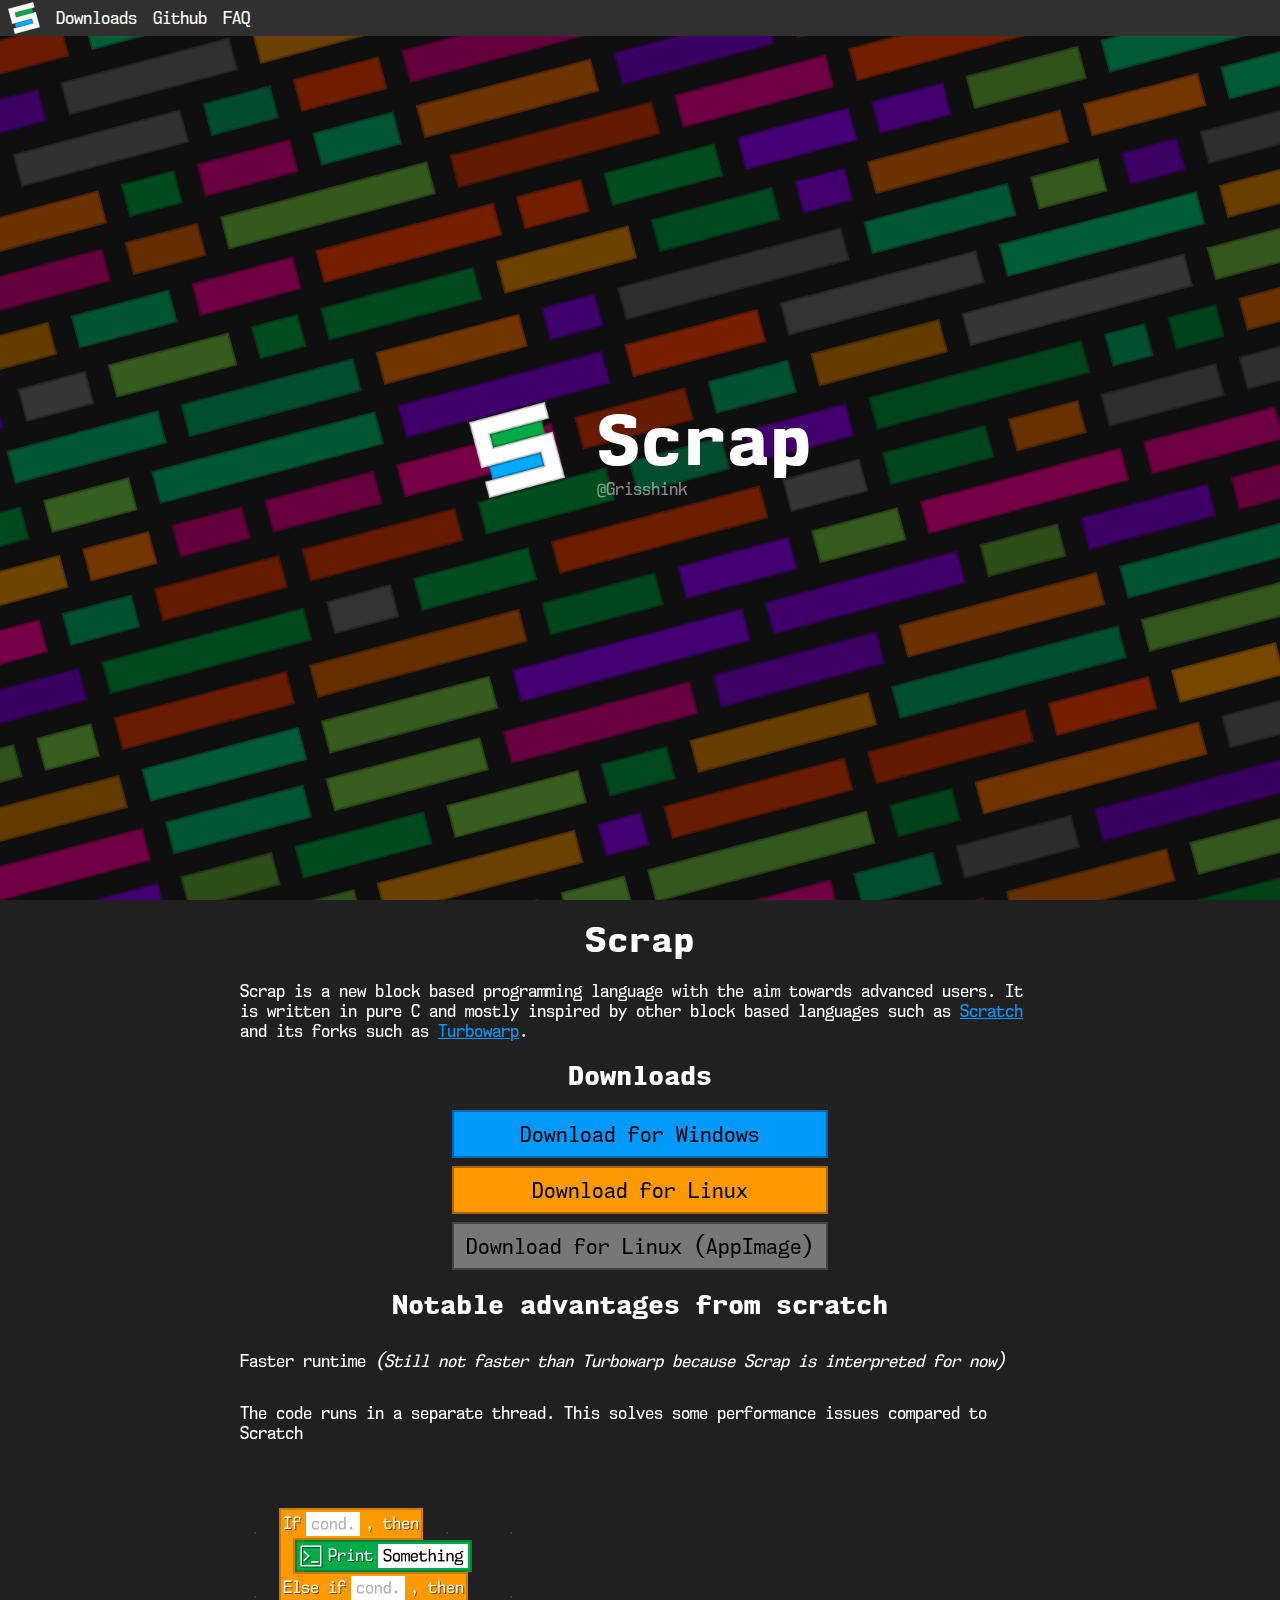
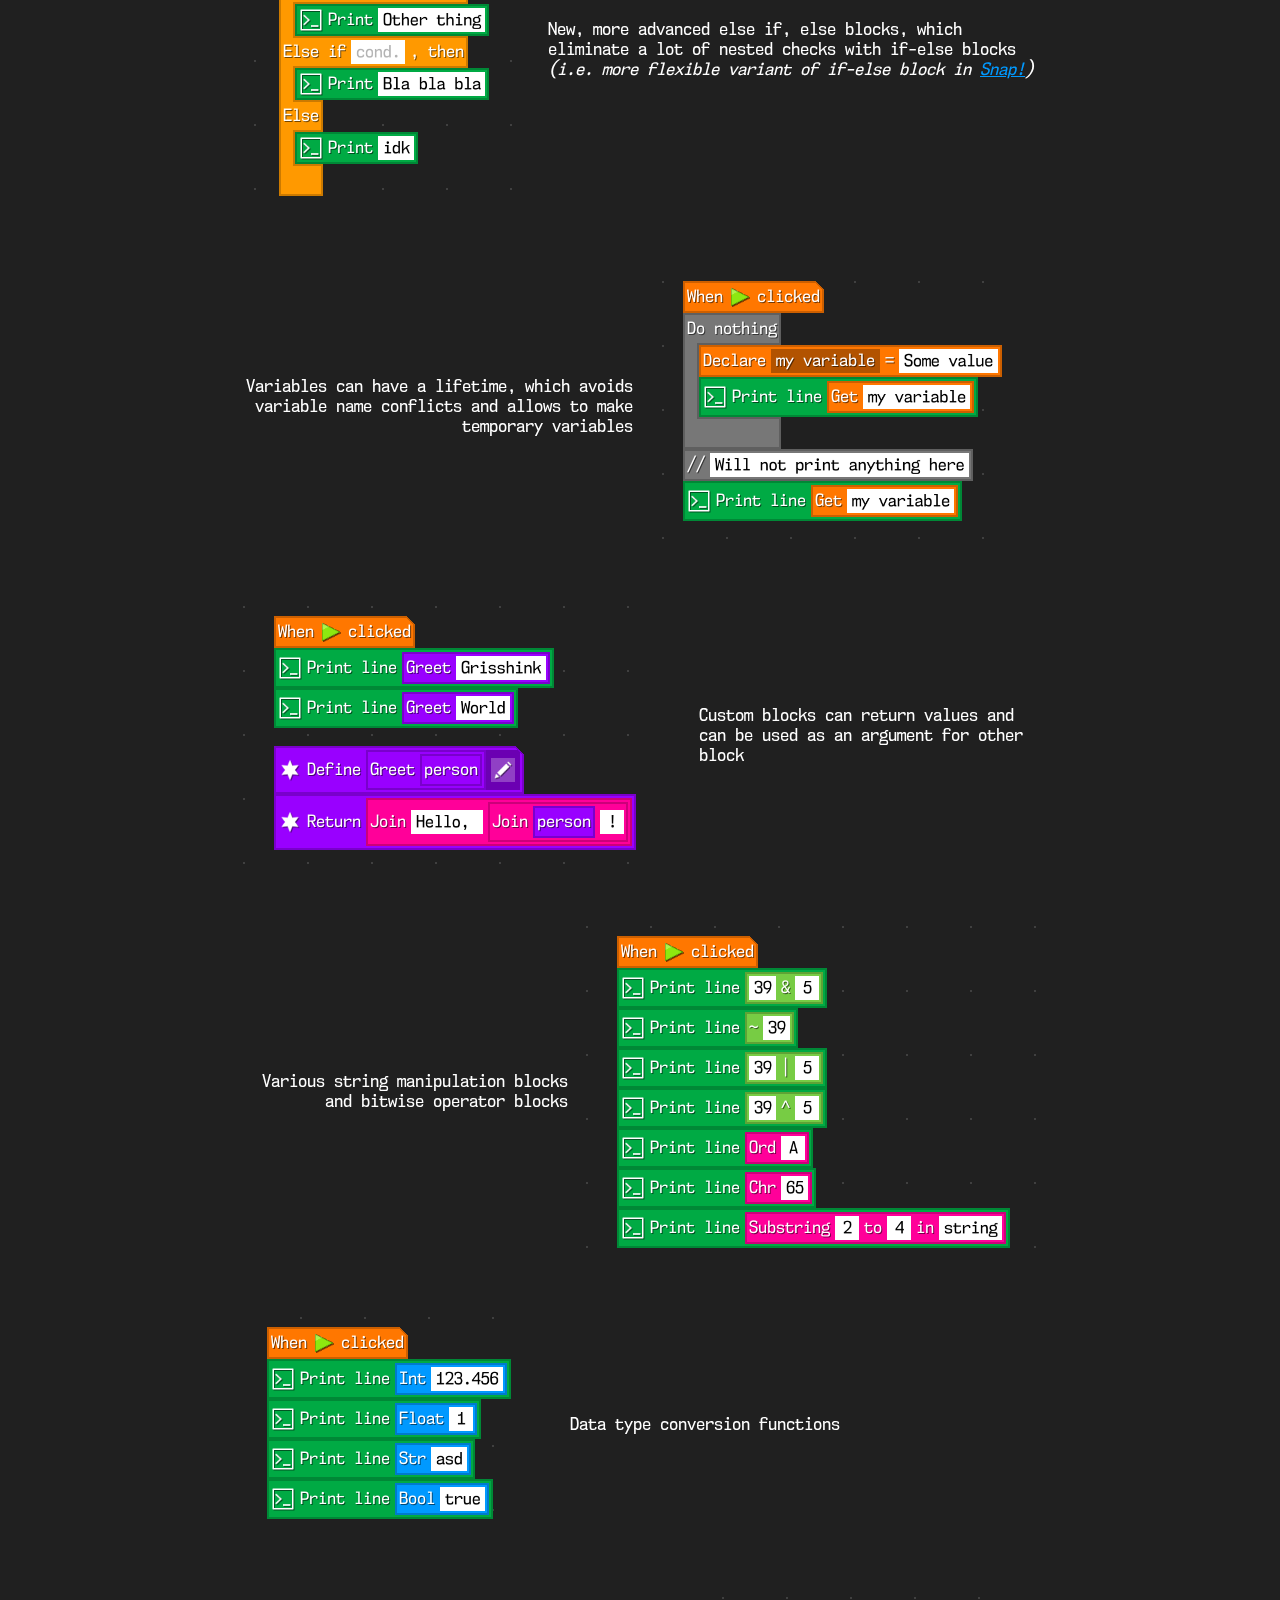
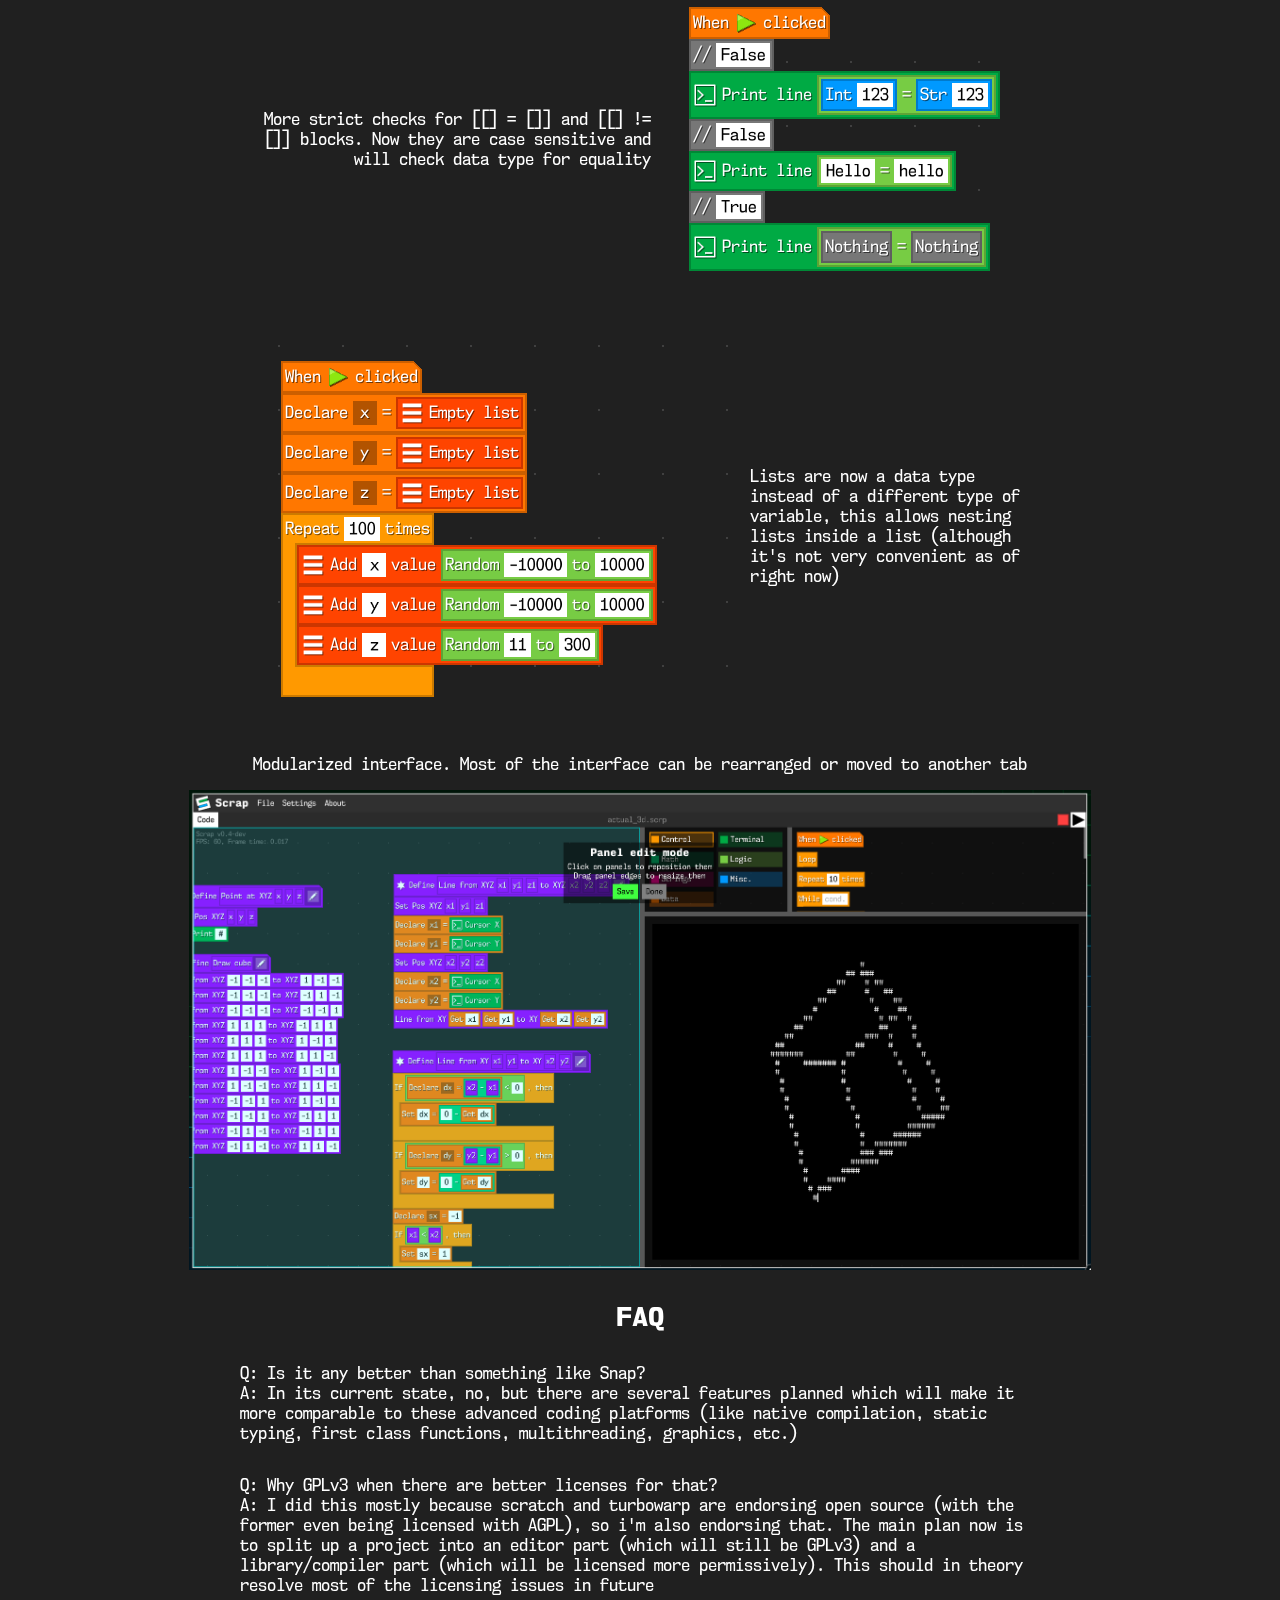
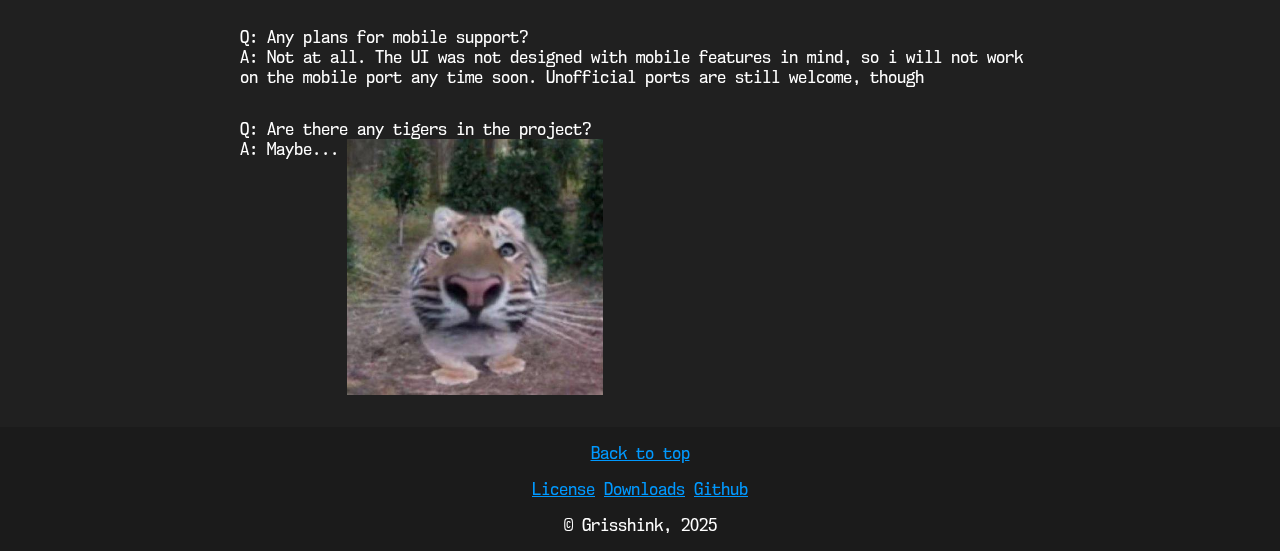
<file: index.html>
<!DOCTYPE html>
<html lang="en">
    <head>
        <meta charset="UTF-8">
        <meta name="viewport" content="width=device-width, initial-scale=1.0">
        <title>Scrap project</title>
        <link rel="stylesheet" href="style.css" />
        <link rel="icon" href="assets/favicon.png" />
    </head>
    <body>
        <nav>
            <a href="#" class="nav-image"><img src="assets/favicon.png" alt="Scrap logo" height="32" /></a>
            <a href="#downloads">Downloads</a>
            <a href="https://github.com/Grisshink/scrap">Github</a>
            <a href="#faq">FAQ</a>
        </nav>

        <canvas id="title-bg"></canvas>

        <div class="center-h">
            <div class="center">
                <img src="assets/favicon.png" alt="Scrap logo" height="96" />
                <div class="title-group">
                    <p class="title">Scrap</p>
                    <p class="subtitle">@Grisshink</p>
                </div>
            </div>
        </div>

        <div class="content">
            <h1>Scrap</h1>
            <p>Scrap is a new block based programming language with the aim towards advanced users. 
               It is written in pure C and mostly inspired by other block based languages such as <a href="https://scratch.mit.edu/">Scratch</a> 
               and its forks such as <a href="https://turbowarp.org">Turbowarp</a>.</p>

            <a class="anchor" id="downloads"></a>
            <h2>Downloads</h2>

            <div class="download-content">
                <ul>
                    <li class="windows">
                        <a class="download-button" href="https://github.com/Grisshink/scrap/releases/download/v0.4.2-beta/scrap-v0.4.2-beta-windows64.zip">
                            Download for Windows</a>
                    </li>
                    <li class="linux">
                        <a class="download-button" href="https://github.com/Grisshink/scrap/releases/download/v0.4.2-beta/scrap-v0.4.2-beta-linux.tar.gz">
                            Download for Linux</a>
                    </li>
                    <li class="appimage">
                        <a class="download-button" href="https://github.com/Grisshink/scrap/releases/download/v0.4.2-beta/Scrap-x86_64.AppImage">
                            Download for Linux (AppImage)</a>
                    </li>
                </ul>
            </div>

            <h2>Notable advantages from scratch</h2>

            <div class="section">
                <p>Faster runtime <em>(Still not faster than Turbowarp because Scrap is interpreted for now)</em></p>
            </div>
            <div class="section">
                <p>The code runs in a separate thread. This solves some performance issues compared to Scratch</p>
            </div>
            <div class="section">
                <img src="assets/else-if.png" alt="Else if blocks demonstration">
                <p>New, more advanced else if, else blocks, which 
                    eliminate a lot of nested checks with if-else blocks <em>(i.e. more flexible variant of if-else block in <a href="https://snap.berkeley.edu">Snap!</a>)</em></p>
            </div>
            <div class="section">
                <p style="text-align: right">Variables can have a lifetime, which avoids variable name conflicts and allows to make temporary variables</p>
                <img src="assets/variables.png" alt="Variable lifetime demonstration">
            </div>
            <div class="section">
                <img src="assets/return.png" alt="Block return demonstration">
                <p>Custom blocks can return values and can be used as an argument for other block</p>
            </div>
            <div class="section">
                <p style="text-align: right">Various string manipulation blocks and bitwise operator blocks</p>
                <img src="assets/operators.png" alt="Bitwise and string operators demonstration">
            </div>
            <div class="section">
                <img src="assets/convert.png" alt="Conversion operators demonstration">
                <p>Data type conversion functions</p>
            </div>
            <div class="section">
                <p style="text-align: right">More strict checks for [[] = []] and [[] != []] blocks. Now they are case sensitive and will check data type for equality</p>
                <img src="assets/comparison.png" alt="Comparison blocks demonstration">
            </div>
            <div class="section">
                <img src="assets/lists.png" alt="List blocks demonstration">
                <p>Lists are now a data type instead of a different type of variable, this allows nesting lists inside a list (although it's not very convenient as of right now)</p>
            </div>
            <div class="section" style="flex-direction: column">
                <p>Modularized interface. Most of the interface can be rearranged or moved to another tab</p>
                <img src="assets/ui.png" alt="Modular UI demonstration" height=480>
            </div>

            <a class="anchor" id="faq"></a>
            <h2>FAQ</h2>

            <div class="qa">
                <p>Q: Is it any better than something like Snap?</p>
                <p>A: In its current state, no, but there are several features planned which will make it more comparable to these advanced coding platforms
                      (like native compilation, static typing, first class functions, multithreading, graphics, etc.)</p>
            </div>
            <div class="qa">
                <p>Q: Why GPLv3 when there are better licenses for that?</p>
                <p>A: I did this mostly because scratch and turbowarp are endorsing open source (with the former even being licensed with AGPL), so i'm also endorsing that. 
                      The main plan now is to split up a project into an editor part (which will still be GPLv3) and a library/compiler part 
                      (which will be licensed more permissively). This should in theory resolve most of the licensing issues in future</p>
            </div>
            <div class="qa">
                <p>Q: Any plans for mobile support?</p>
                <p>A: Not at all. The UI was not designed with mobile features in mind, so i will not work on the mobile port any time soon. 
                      Unofficial ports are still welcome, though</p>
            </div>
            <div class="qa">
                <p>Q: Are there any tigers in the project?</p>
                <p style="display: flex; flex-direction: row; gap: 0.5em">A: Maybe... <img src="assets/tiger.jpg" alt="tiger.jpg" height=256></p>
            </div>
        </div>

        <div class="footer">
            <a href="#">Back to top</a>
            <div>
                <a href="https://github.com/Grisshink/scrap/blob/main/LICENSE">License</a>
                <a href="#downloads">Downloads</a>
                <a href="https://github.com/Grisshink/scrap">Github</a>
            </div>
            <p>© Grisshink, 2025</p>
        </div>
        <script src="index.js"></script>
    </body>
</html>
</file>
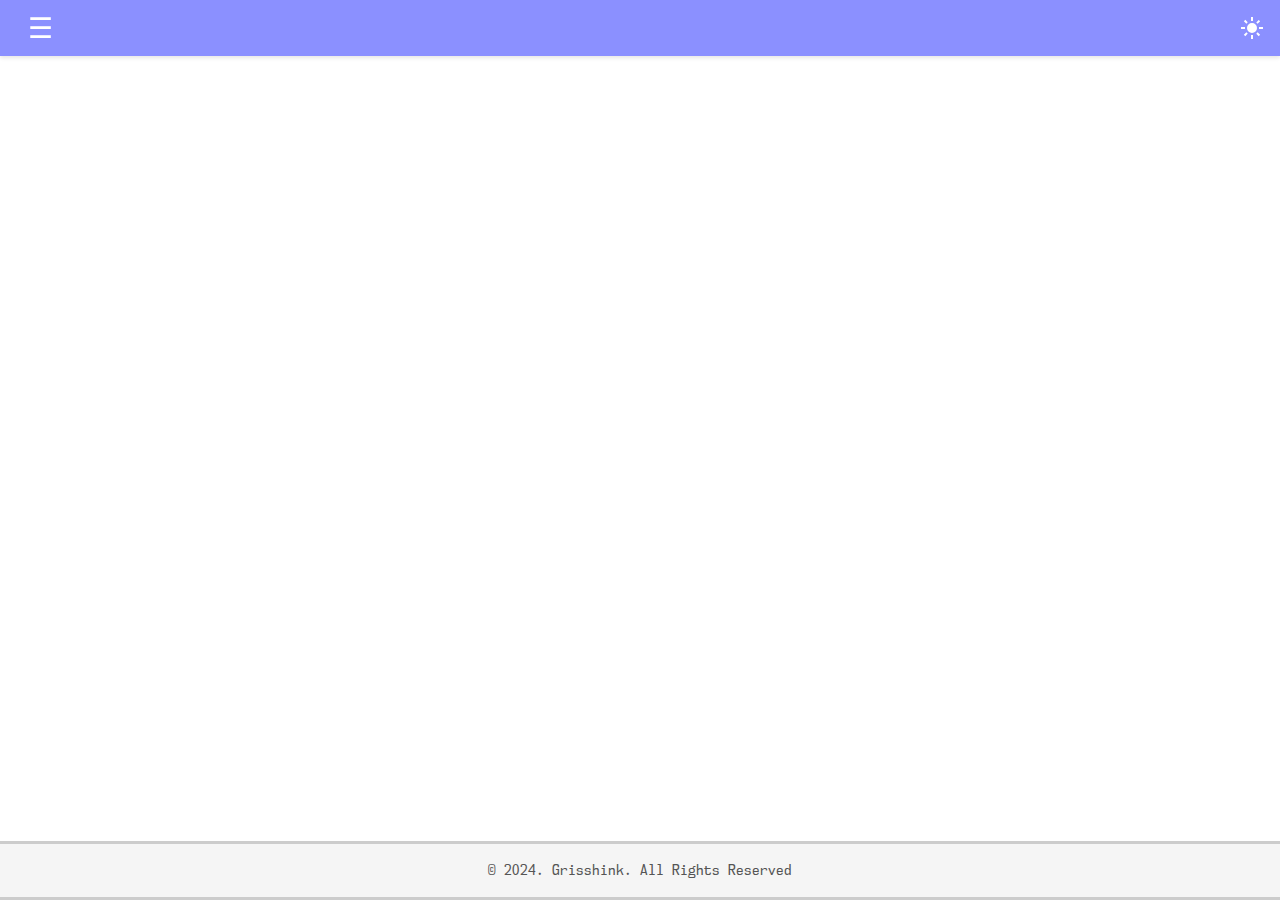
<file: Changelog.html>
<!DOCTYPE html>
<html lang="en">
<head>
    <meta charset="UTF-8">
    <meta name="viewport" content="width=device-width, initial-scale=1.0">

    <meta name="description" content="Scrap is a project that empowers anyone to build software using a simple, block-based interface.">
    <meta name="keywords" content="Scrap, block-based programming, raylib">
     
    <title>Changelog</title>

     <link rel="icon" href="./assets/favicon.png" type="image/x-icon">
     <link rel="stylesheet" href="./CSS/nav.css">
     <link rel="stylesheet" href="./CSS/Changelog.css">
     <script src="./JS/nav.js" defer></script>
     <script src="./JS/Changelog.js" defer></script>

</head>
<body>
    <header class="top-bar"></header>
     <aside class="sidebar"></aside>
     <main>

  <section id="v0.4.2-beta">
    <h3>Version 0.4.2-beta</h3>
    <article>
      <p class="release-date"><strong><em>Release Date:</em></strong> February 12, 2025</p>
      <h4 class="feature">Fixes</h4>
      <ul class="description">
        <li>Fixed loaded custom blocks having undefined hints</li>
        <li>Fixed textboxes being interactable while VM is running</li>
        <li>Fixed code area floating away when editing panel while block is selected</li>
        <li>Minor translation fixes</li>
      </ul>
    </article>
  </section>

  <section id="v0.4.1-beta">
    <h3>Version 0.4.1-beta</h3>
    <article>
      <p class="release-date"><strong><em>Release Date:</em></strong> February 7, 2025</p>
      <h4 class="feature">What's New?</h4>
      <ul class="description">
        <li>Added Ukrainian translation (by @jackmophin)</li>
      </ul>
      <h4 class="feature">Fixes</h4>
      <ul class="description">
        <li>Fixed localizations sometimes not working on Windows</li>
        <li>Fixed codebase scrolling with search menu at the same time</li>
      </ul>
    </article>
  </section>

  <section id="v0.4-beta">
    <h3>Version 0.4-beta</h3>
    <article>
      <p class="release-date"><strong><em>Release Date:</em></strong> February 5, 2025</p>
      <h4 class="feature">What's New?</h4>
      <ul class="description">
        <li>Added Russian (by @Grisshink) and Kazakh (by @unknownkeyNB) translations</li>
        <li>Sidebar renamed to "block palette", now categorized</li>
        <li>Terminal background color matches other panels</li>
        <li>Text boxes now allow insertion/deletion at any position</li>
        <li>Empty block inputs now show hint text</li>
        <li>Added keyboard navigation in codebase (see README.md)</li>
        <li>Block search menu (press S in code area)</li>
      </ul>
      <h4 class="feature">Fixes</h4>
      <ul class="description">
        <li>Fixed VM stack overflow/underflow crash</li>
        <li>Fixed division by zero crash</li>
        <li>Fixed scrollbars appearing behind scroll container</li>
        <li>Fixed out-of-bounds text in settings</li>
        <li>Fixed codespace jumping when dragged out of window</li>
        <li>Improved renderer performance with correct culling</li>
      </ul>
    </article>
  </section>

  <section id="v0.3.1-beta">
    <h3>Version 0.3.1-beta</h3>
    <article>
      <p class="release-date"><strong><em>Release Date:</em></strong> January 28, 2025</p>
      <h4 class="feature">Fixes</h4>
      <ul class="description">
        <li>Fixed crash with overlapping block chains</li>
        <li>Fixed scroll containers not updating on resize</li>
      </ul>
    </article>
  </section>

  <section id="v0.3-beta">
    <h3>Version 0.3-beta</h3>
    <article>
      <p class="release-date"><strong><em>Release Date:</em></strong> January 26, 2025</p>
      <h4 class="feature">What's New?</h4>
      <ul class="description">
        <li>Reworked GUI system for better flexibility</li>
        <li>Added “New project” button</li>
        <li>Code area split into customizable panels</li>
        <li>Improved redraw performance (only on state/input changes)</li>
        <li>Updated actual_3d.scrp example</li>
        <li>Scrap config now stored in OS-specific folders</li>
        <li>Added terminal color support</li>
        <li>Added colors.scrp demo</li>
      </ul>
    </article>
  </section>

  <section id="v0.2-beta">
    <h3>Version 0.2-beta</h3>
    <article>
      <p class="release-date"><strong><em>Release Date:</em></strong> January 6, 2025</p>
      <h4 class="feature">What's New?</h4>
      <ul class="description">
        <li>String manipulation blocks added</li>
        <li>Run/Stop shortcuts: F5 and F6</li>
        <li>Codebase movement via scroll wheel/touchpad</li>
        <li>Added another 3D example</li>
      </ul>
      <h4 class="feature">Fixes</h4>
      <ul class="description">
        <li>Fixed save corruption for unused custom blocks</li>
        <li>Fixed issues when deleting custom block arguments</li>
        <li>Fixed gcc-9 compilation issues</li>
        <li>Fixed AppImage paths again</li>
        <li>Fixed highlighting in custom blocks</li>
      </ul>
    </article>
  </section>

  <section id="v0.1.1-beta">
    <h3>Version 0.1.1-beta</h3>
    <article>
      <p class="release-date"><strong><em>Release Date:</em></strong> December 30, 2024</p>
      <h4 class="feature">What's New?</h4>
      <ul class="description">
        <li>Executable icon added</li>
        <li>Experimental MacOS release (by @arducat)</li>
      </ul>
      <h4 class="feature">Fixes</h4>
      <ul class="description">
        <li>Fixed AppImage path issue</li>
        <li>Fixed Linux resizing issues</li>
      </ul>
    </article>
  </section>

</main>

<footer class="footer"></footer>
</body>
</html>
</file>
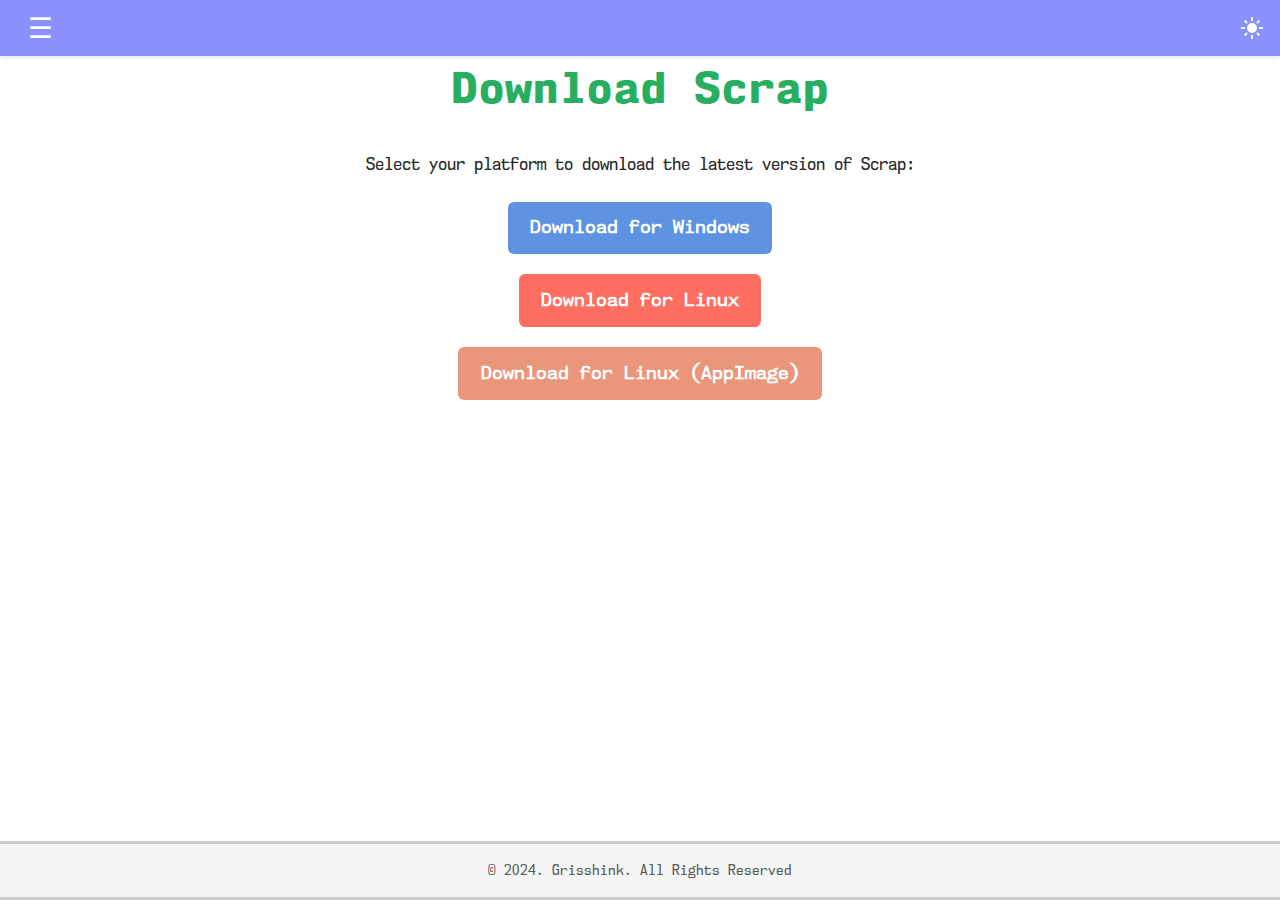
<file: Download.html>
<!DOCTYPE html>
<html lang="en">
<head>
    <meta charset="UTF-8" />
    <meta name="viewport" content="width=device-width, initial-scale=1.0" />
    <meta name="description" content="Scrap is a project that empowers anyone to build software using a simple, block-based interface.">
    <meta name="keywords" content="Scrap, block-based programming, raylib">

    <link rel="icon" href="./assets/favicon.png" type="image/x-icon">
    <link rel="stylesheet" href="./CSS/nav.css" />
    <link rel="stylesheet" href="./CSS/Download.css">
    <script src="./JS/nav.js" defer></script>

    <title>Download</title>
</head>
<body>

  <header class="top-bar"></header>
  <aside class="sidebar"></aside>

  <main>
    <header>
      <h1>Download Scrap</h1>
    </header>

    <section class="section">
      <p>Select your platform to download the latest version of Scrap:</p>
      <ul class="download-list">
        <li>
          <a class="Download-Button Download-Windows" 
             href="https://github.com/Grisshink/scrap/releases/download/v0.4.2-beta/scrap-v0.4.2-beta-windows64.zip">
            Download for Windows
          </a>
        </li>
        <li>
          <a class="Download-Button Download-Linux" 
             href="https://github.com/Grisshink/scrap/releases/download/v0.4.2-beta/scrap-v0.4.2-beta-linux.tar.gz">
            Download for Linux
          </a>
        </li>
        <li>
          <a class="Download-Button Download-AppImage" 
             href="https://github.com/Grisshink/scrap/releases/download/v0.4.2-beta/Scrap-x86_64.AppImage">
            Download for Linux (AppImage)
          </a>
        </li>
      </ul>
    </section>
  </main>

  <footer class="footer"></footer>

</body>
</html>
</file>
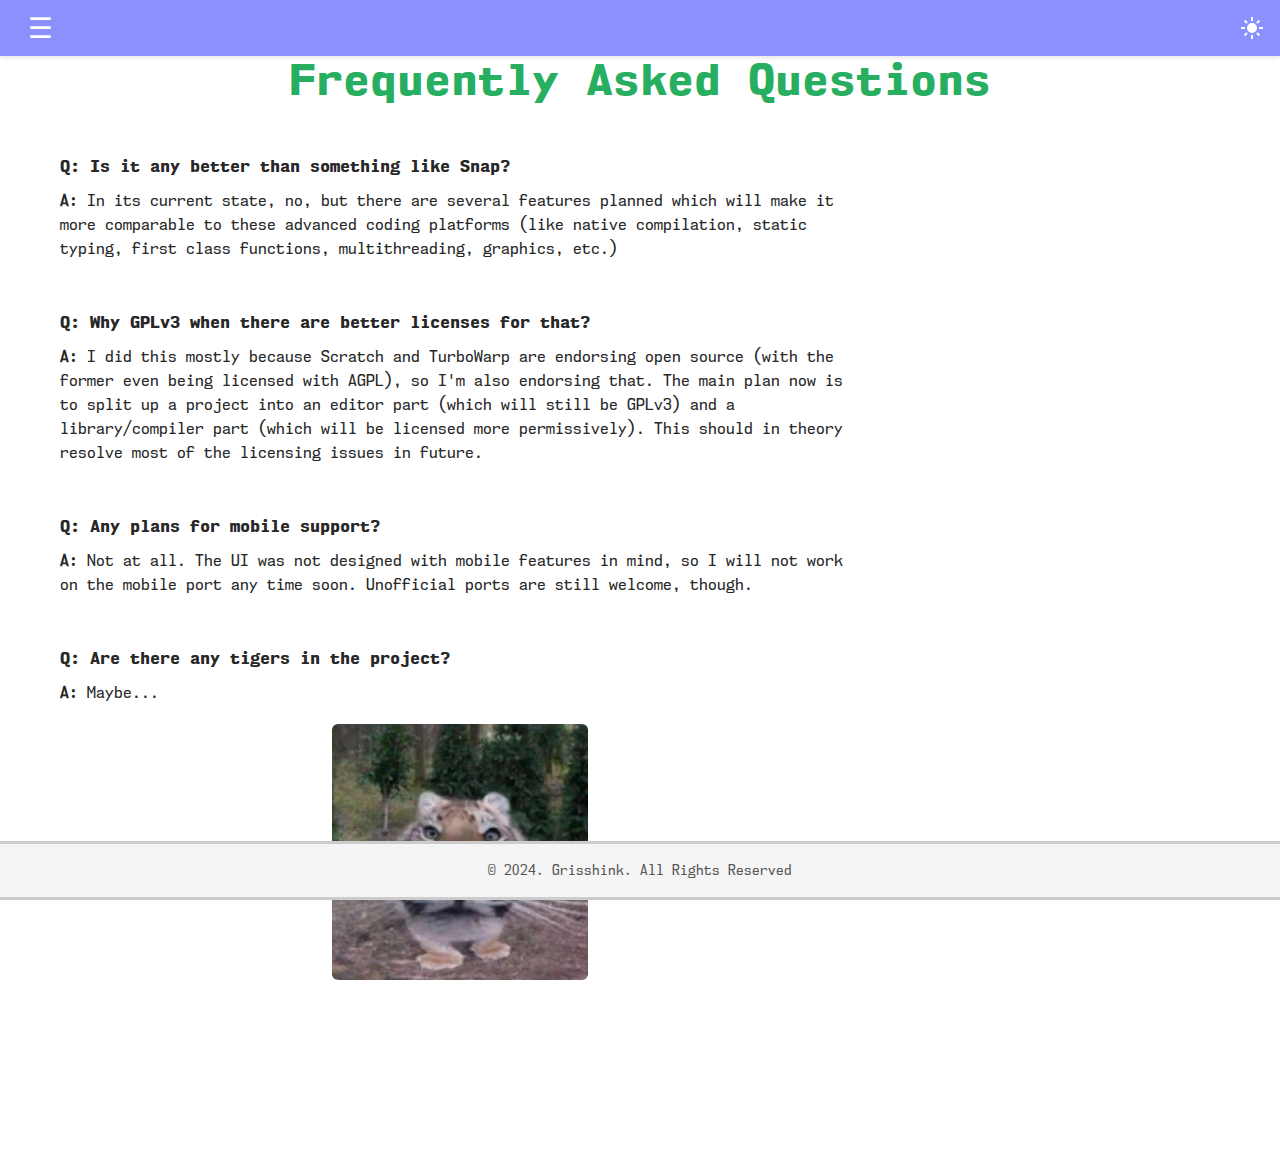
<file: FAQ.html>
<!DOCTYPE html>
<html lang="en">
<head>
    <meta charset="UTF-8">
    <meta name="viewport" content="width=device-width, initial-scale=1.0">
    <meta name="description" content="Scrap is a project that empowers anyone to build software using a simple, block-based interface.">
    <meta name="keywords" content="Scrap, block-based programming, raylib">

    <link rel="icon" href="./assets/favicon.png" type="image/x-icon">
    <link rel="stylesheet" href="./CSS/nav.css">
    <link rel="stylesheet" href="./CSS/FAQ.css">

    <script src="./JS/nav.js" defer></script>

    <title>FAQ</title>
</head>
<body>
    <header class="top-bar"></header>
    <aside class="sidebar"></aside>

    <main>
        <h1>Frequently Asked Questions</h1>
        <section class="faq">
            <article class="qa">
                <p class="q"><strong>Q:</strong> Is it any better than something like Snap?</p>
                <p class="a"><strong>A:</strong> In its current state, no, but there are several features planned which will make it more comparable to these advanced coding platforms
                    (like native compilation, static typing, first class functions, multithreading, graphics, etc.)
                </p>
            </article>

            <article class="qa">
                <p class="q"><strong>Q:</strong> Why GPLv3 when there are better licenses for that?</p>
                <p class="a"><strong>A:</strong> I did this mostly because Scratch and TurboWarp are endorsing open source (with the former even being licensed with AGPL), so I'm also endorsing that.
                    The main plan now is to split up a project into an editor part (which will still be GPLv3) and a library/compiler part
                    (which will be licensed more permissively). This should in theory resolve most of the licensing issues in future.
                </p>
            </article>

            <article class="qa">
                <p class="q"><strong>Q:</strong> Any plans for mobile support?</p>
                <p class="a"><strong>A:</strong> Not at all. The UI was not designed with mobile features in mind, so I will not work on the mobile port any time soon.
                    Unofficial ports are still welcome, though.
                </p>
            </article>

            <article class="qa">
                <p class="q"><strong>Q:</strong> Are there any tigers in the project?</p>
                <p class="a"><strong>A:</strong> Maybe... <img src="./assets/tiger.jpg" alt="A tiger"></p>
            </article>
        </section>
    </main>

    <footer class="footer"></footer>
</body>
</html>
</file>
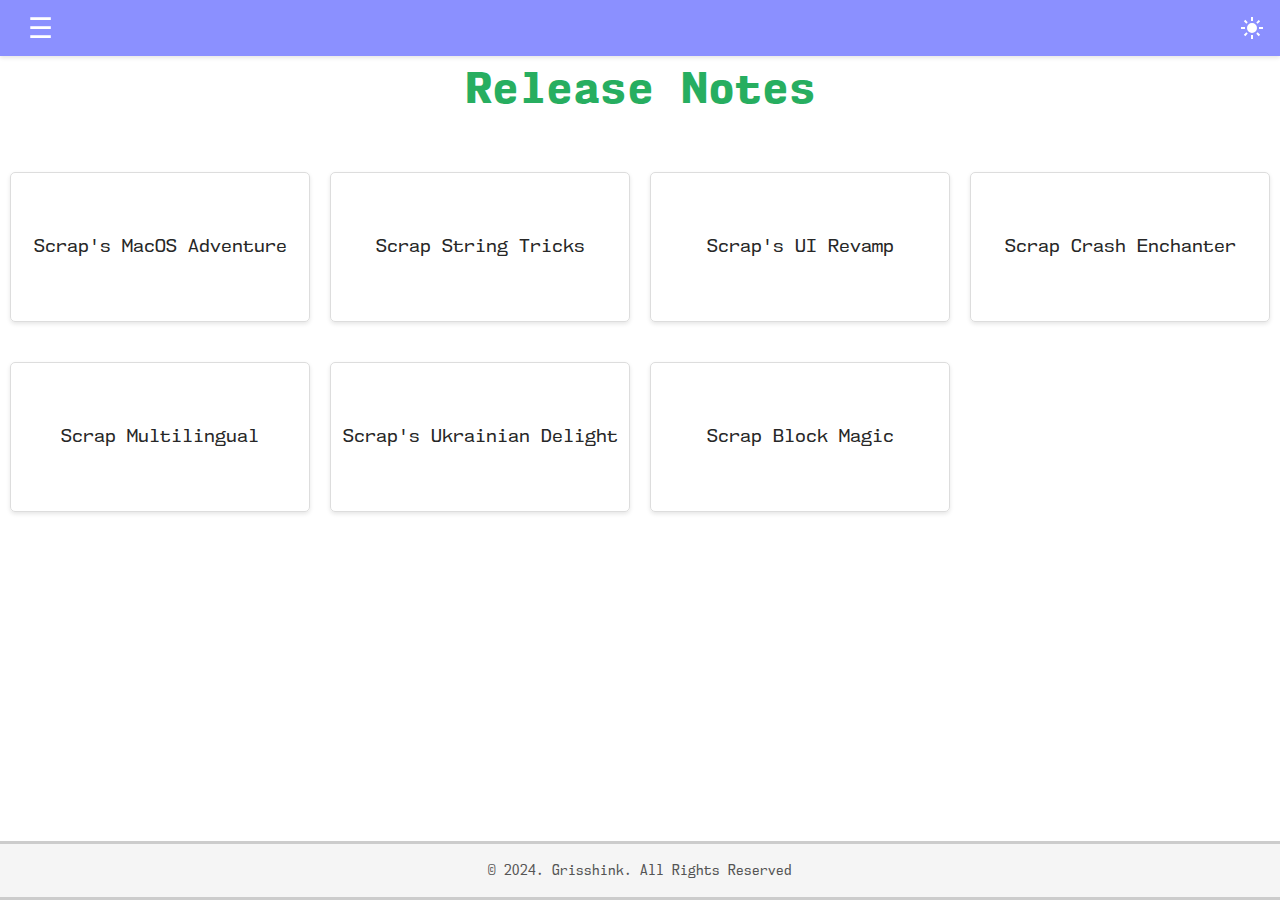
<file: Release.html>
<!DOCTYPE html>
<html lang="en">
<head>
  <meta charset="UTF-8" />
  <meta name="viewport" content="width=device-width, initial-scale=1.0" />
  <meta name="description" content="Scrap is a project that empowers anyone to build software using a simple, block-based interface.">
  <meta name="keywords" content="Scrap, block-based programming, raylib">

  <title>Release Notes</title>

  <link rel="icon" href="./assets/favicon.png" type="image/x-icon">
  <link rel="stylesheet" href="./CSS/nav.css">
  <link rel="stylesheet" href="./CSS/Release.css">

  <script src="./JS/nav.js" defer></script>
</head>
<body>

  <header class="top-bar"></header>
  <aside class="sidebar"></aside>

  <main>
    <header>
      <h1>Release Notes</h1>
    </header>

    <section class="content-wrapper">
      <article class="content-item">
        <a href="./Changelog.html#v0.1.1-beta">Scrap's MacOS Adventure</a>
      </article>
      <article class="content-item">
        <a href="./Changelog.html#v0.2-beta">Scrap String Tricks</a>
      </article>
      <article class="content-item">
        <a href="./Changelog.html#v0.3-beta">Scrap's UI Revamp</a>
      </article>
      <article class="content-item">
        <a href="./Changelog.html#v0.3.1-beta">Scrap Crash Enchanter</a>
      </article>
      <article class="content-item">
        <a href="./Changelog.html#v0.4-beta">Scrap Multilingual</a>
      </article>
      <article class="content-item">
        <a href="./Changelog.html#v0.4.1-beta">Scrap's Ukrainian Delight</a>
      </article>
      <article class="content-item">
        <a href="./Changelog.html#v0.4.2-beta">Scrap Block Magic</a>
      </article>
    </section>
  </main>

  <footer class="footer"></footer>

</body>
</html>
</file>
<file: style.css>
@font-face {
    font-family: 'NK57 Monospace';
    font-weight: normal;
    font-style: normal;
    src: url("assets/nk57.otf");
}

@font-face {
    font-family: 'NK57 Monospace Bold';
    font-weight: normal;
    font-style: normal;
    src: url("assets/nk57-eb.otf");
}

@font-face {
    font-family: 'NK57 Monospace Condensed';
    font-weight: normal;
    font-style: normal;
    src: url("assets/nk57-cond.otf");
}

body {
    background-color: #202020;
    font-family: 'NK57 Monospace Condensed';
    font-size: 16px;
    color: white;
    margin: 0;
}

#title-bg {
    position: absolute;
    /*background-color: black;*/
    z-index: -1;
}

nav {
    display: flex;
    flex-direction: row;
    align-items: center;
    padding: 0 0.5em;
    background-color: #303030;
    width: 100%;
    position: fixed;
}

nav a {
    font-family: inherit;
    font-size: inherit;
    padding: 0.5em 0.5em;
    color: white;
    background-color: none;
    text-decoration: none;
}

.nav-image {
    padding: 0;
    display: flex;
    align-items: center;
    justify-content: center;
    margin-right: 0.5em;
}

nav a:visited {
    color: white;
}

nav a:hover {
    background-color: #404040;
    cursor: pointer;
}

.highlight {
    color: black;
    background-color: white;
}

.highlight:hover {
    color: black;
    background-color: white;
}

.highlight:visited {
    color: black;
    background-color: white;
}

.center-h {
    display: flex;
    flex-direction: column;
    align-items: center;
    justify-content: center;
    height: 100vh;
}

.center {
    display: flex;
    flex-direction: row;
    align-items: center;
}

.title-group {
    margin-left: 2em;
}

.title {
    font-size: 64px;
    font-family: 'NK57 Monospace Bold';
}

.subtitle {
    color: #ffffff80;
}

.content {
    max-width: 50em;
    margin: 0 auto;
}

.section {
    display: flex;
    flex-direction: row;
    gap: 1em;
    margin: 2em 0;
    align-items: center;
}

.qa {
    display: flex;
    flex-direction: column;
    margin: 2em 0;
}

.section p {
    flex-grow: 1;
}

.download-content {
    display: flex;
    justify-content: center;
}

.download-content ul {
    display: flex;
    flex-direction: column;
    gap: 0.5em;
    width: fit-content;
    margin: 0 auto;
    padding: 0;
    list-style: none;
    align-items: center;
}

.download-content li {
    display: flex;
    justify-content: center;
    padding: 0;
    width: 100%;
}

.windows {
    background-color: #09f;
    border: 2px solid #06a;
}

.linux {
    background-color: #f90;
    border: 2px solid #a60;
}

.appimage {
    background-color: #777;
    border: 2px solid #444;
}

.download-button {
    font-size: 20px;
    color: black;
    text-decoration: none;
    padding: 0.5em;
}

.download-button:visited {
    color: black;
}

.download-content li:hover {
    filter: brightness(120%)
}

.anchor {
    position: relative;
    top: -32px;
    visibility: hidden;
    display: block;
}

.footer {
    background-color: #1b1b1b;
    padding: 1em 0;
    gap: 1em;
    display: flex;
    flex-direction: column;
    align-items: center;
}

h1, h2 {
    text-align: center;
    font-family: 'NK57 Monospace Bold';
}

p {
    margin: 0;
}

a {
    color: #0099ff;
}

a:visited {
    color: #bb66ff;
}

hr {
    border-color: white;
}
</file>
<file: CSS/nav.css>
@font-face {
  font-family: 'NK57 Monospace';
  font-weight: normal;
  font-style: normal;
  src: url("../assets/nk57.otf");
}

* {
  margin: 0;
  padding: 0;
  box-sizing: border-box;
}

:root {
  --topbar-bg: #8b90ff;
  --topbar-text: #ffffff;

  --sidebar-bg: #ffffff;
  --sidebar-border: #e0e0e0;

  --nav-link-color: #333333;
  --nav-link-hover-color: #EF5350;
  --nav-link-active-color: #D84315;

  --footer-bg: #f5f5f5;
  --footer-text: #555555;
  --footer-border: #cccccc;
}

.darkmode {
  --topbar-text: #ffffff;

  --sidebar-bg: #1e1e1e;
  --sidebar-border: #333333;

  --nav-link-color: #dddddd;
  --nav-link-hover-color: #F06292;
  --nav-link-active-color: #FF7043;

  --footer-bg: #222;
  --footer-text: #aaaaaa;
  --footer-border: #333333;
}

.top-bar {
  position: fixed;
  top: 0;
  left: 0;
  height: 56px;
  width: 100%;
  background-color: var(--topbar-bg);
  color: var(--topbar-text);
  z-index: 1000;
  box-shadow: 0 2px 4px rgba(0, 0, 0, 0.1);
  display: flex;
  align-items: center;
  padding: 0 16px;
  user-select: none;
}

.toggle-menu {
  font-size: 28px;
  color: var(--topbar-text);
  cursor: pointer;
  display: inline-block;
  padding: 0 12px;
  user-select: none;
  width: auto;
  height: 56px;
  line-height: 56px;
}

.toggle-theme {
  position: absolute;
  top: 16px;
  right: 16px;
  z-index: 1001;
}

.toggle-theme .light-icon {
  display: block;
}

.toggle-theme .dark-icon {
  display: none;
}

.darkmode .toggle-theme .light-icon {
  display: none;
}

.darkmode .toggle-theme .dark-icon {
  display: block;
}

.sidebar {
  background-color: var(--sidebar-bg);
  border-right: 1px solid var(--sidebar-border);
  width: 240px;
  height: 100vh;
  overflow-y: auto;
  display: flex;
  flex-direction: column;
  padding: 60px 16px 12px 16px;
  position: fixed;
  top: 56px;
  left: 0;
  transform: translateX(-100%);
  transition: transform 0.3s ease;
  z-index: 999;
}

.sidebar.open {
  transform: translateX(0);
}

.nav-links {
  list-style: none;
  flex-grow: 1;
  display: flex;
  flex-direction: column;
  gap: 25px;
}

.nav-link {
  font-family: 'NK57 Monospace';
  font-size: 16px;
  color: var(--nav-link-color);
  text-decoration: none;
  transition: color 0.2s ease;
}

.nav-link:hover {
  color: var(--nav-link-hover-color);
}

.nav-link.active {
  color: var(--nav-link-active-color);
}

.footer {
  background-color: var(--footer-bg);
  color: var(--footer-text);
  text-align: center;
  padding: 1rem;
  font-size: 13px;
  border-top: 3px solid var(--footer-border);
  border-bottom: 3px solid var(--footer-border);
  position: fixed;
  bottom: 0;
  left: 0;
  width: 100%;
  z-index: 1000;
}

main {
  padding-bottom: 80px;
}

@media (max-width: 768px) {
  .sidebar {
    width: 200px;
  }
  .nav-link {
    font-size: 14px;
  }
  .toggle-menu {
    font-size: 24px;
  }
  .toggle-theme .light-icon,
  .toggle-theme .dark-icon {
    width: 20px;
    height: 20px;
  }
  .footer {
    padding: 0.75rem;
    font-size: 12px;
  }
}

@media (max-width: 480px) {
  .sidebar {
    width: 180px;
    padding: 60px 12px 12px 12px;
  }
  .nav-link {
    font-size: 14px;
  }
  .toggle-theme .light-icon,
  .toggle-theme .dark-icon {
    width: 18px;
    height: 18px;
  }
  .footer {
    padding: 0.5rem;
    font-size: 13px;
  }
}

@media (pointer: coarse) {
  .nav-link:hover,
  .darkmode .nav-link:hover,
  .nav-link.active:hover,
  .darkmode .nav-link.active:hover {
    color: inherit;
  }
}
</file>
<file: CSS/Changelog.css>
@font-face {
  font-family: 'NK57 Monospace Bold';
  font-weight: normal;
  font-style: normal;
  src: url("../assets/nk57-eb.otf");
}

@font-face {
  font-family: 'NK57 Monospace Condensed';
  font-weight: normal;
  font-style: normal;
  src: url("../assets/nk57-cond.otf");
}

* {
  margin: 0;
  padding: 0;
  box-sizing: border-box;
}

:root {
  --bg-color: #fff;
  --text-color: #272727;
  --h3-color: #27ae60;
  --release-date-color: #00796B; 
  --feature-color: #FF9800;
}

.darkmode {
  --bg-color: #222;
  --text-color: #DDDDDD;
  --h3-color: #48db71;
  --release-date-color: #80CBC4; 
  --feature-color: #FFB74D; 
}

body {
  font-family: 'NK57 Monospace Condensed';
  background-color: var(--bg-color);
  color: var(--text-color);
  line-height: 1.6;
  transition: background-color 0.4s ease, color 0.4s ease;
  padding: 2rem 1rem;
}

h3 {
  color: var(--h3-color);
  font-family: 'NK57 Monospace Bold', monospace;
  font-size: 2.5rem;
  text-align: center;
  margin-bottom: 2rem;
  padding-top: 1.5rem;
}

.release-date {
  text-align: center;
  font-size: 18px;
  padding-top: 15px;
  color: var(--release-date-color);
}

.feature {
  text-align: center;
  font-size: 20px;
  padding-top: 10px;
  color: var(--feature-color);
}

.description {
  padding-top: 1px;
  padding-left: 0;
  margin-left: 0;
  font-size: 15px;
  text-align: center;
}

.description li {
  list-style: none; 
  position: relative;
  padding-left: 1.5em; 
  padding-top: 20px;
  text-align: center;
}

@media (max-width: 768px) {
  body {
    font-size: 16px;
  }

  h3 {
    font-size: 20px;
    padding-top: 2rem;
  }

  .release-date {
    font-size: 16px;
    padding-top: 5px;
  }

  .feature {
    font-size: 18px;
    padding-top: 8px;
  }

  .description {
    font-size: 14px;
    padding-left: 5px;
    margin-left: 5px;
  }

  .description li {
    padding-top: 16px;
  }
}

@media (max-width: 480px) {
  body {
    font-size: 14px;
  }

  h3 {
    font-size: 18px;
    padding-top: 2rem;
  }

  .release-date {
    font-size: 14px;
    padding-top: 5px;
  }

  .feature {
    font-size: 16px;
    padding-top: 5px;
  }

  .description {
    font-size: 12px;
    padding-left: 2px;
    margin-left: 2px;
  }

  .description li {
    padding-top: 15px;
  }
}
</file>
<file: CSS/Download.css>
@font-face {
  font-family: 'NK57 Monospace Condensed';
  font-weight: normal;
  font-style: normal;
  src: url("../assets/nk57-cond.otf");
}

@font-face {
  font-family: 'NK57 Monospace';
  font-weight: normal;
  font-style: normal;
  src: url("../assets/nk57.otf");
}

@font-face {
  font-family: 'NK57 Monospace Bold';
  font-weight: normal;
  font-style: normal;
  src: url("../assets/nk57-eb.otf");
}

:root {
  --bg-color: #fff;
  --text-color: #272727;
  --h1-color: #27ae60;
  --windows-color: #5D93E1;
  --windows-hover-color: #4A7DCB;
  --linux-color: #FF6F61;
  --linux-hover-color: #E65A50;
  --AppImage-color: #E9967A;
  --AppImage-hover-color: #C26C5C;
}

.darkmode {
  --bg-color: #222;
  --text-color: #DDDDDD;
  --h1-color: #48db71;
  --windows-color: #5D93E1;
  --windows-hover-color: #4A7DCB;
  --linux-color: #FF6F61;
  --linux-hover-color: #E65A50;
  --AppImage-color: #E9967A;
  --AppImage-hover-color: #C26C5C;
}

* {
  margin: 0;
  padding: 0;
  box-sizing: border-box;
}

body {
  font-family: 'NK57 Monospace Condensed';
  background-color: var(--bg-color);
  color: var(--text-color);
  line-height: 1.6;
  transition: background-color 0.4s ease, color 0.4s ease;
  padding: 2rem 1rem;
}

h1 {
  color: var(--h1-color);
  font-family: 'NK57 Monospace Bold', monospace;
  font-size: 2.5rem;
  text-align: center;
  margin-bottom: 2rem;
  padding-top: 1.5rem;
}

.download-list {
  list-style: none;
  display: flex;
  flex-direction: column;
  gap: 1.25rem;
  align-items: center;
  margin-top: 1.5rem;
}

.Download-Button {
  display: inline-block;
  padding: 0.85rem 1.4rem;
  font-family: 'NK57 Monospace';
  font-weight: 600;
  text-align: center;
  border-radius: 6px;
  color: #fff;
  text-decoration: none;
  transition: background-color 0.3s ease;
  width: fit-content;
  min-width: 220px;
}

.Download-Windows {
  background-color: var(--windows-color);
}

.Download-Windows:hover,
.Download-Windows:focus {
  background-color: var(--windows-hover-color);
}

.Download-Linux {
  background-color: var(--linux-color);
}

.Download-Linux:hover,
.Download-Linux:focus {
  background-color: var(--linux-hover-color);
}

.Download-AppImage {
  background-color: var(--AppImage-color);
}

.Download-AppImage:hover,
.Download-AppImage:focus {
  background-color: var(--AppImage-hover-color);
}

.section p {
  text-align: center;
  margin-bottom: 1rem;
}

@media (max-width: 768px) {
  h1 {
    font-size: 2rem;
    padding-top: 2rem;
    margin-bottom: 1.5rem;
  }

  .Download-Button {
    font-size: 0.95rem;
    padding: 0.75rem 1.2rem;
    min-width: 200px;
  }
}

@media (max-width: 480px) {
  h1 {
    font-size: 1.75rem;
    padding-top: 2rem;
    margin-bottom: 1.25rem;
  }

  .Download-Button {
    width: 100%;
    max-width: 300px;
  }

  .download-list {
    padding: 0 1rem;
  }
}
</file>
<file: CSS/FAQ.css>
@font-face {
  font-family: 'NK57 Monospace Condensed';
  font-weight: normal;
  font-style: normal;
  src: url("../assets/nk57-cond.otf");
}

@font-face {
  font-family: 'NK57 Monospace Bold';
  font-weight: normal;
  font-style: normal;
  src: url("../assets/nk57-eb.otf");
}


* {
  margin: 0;
  padding: 0;
  box-sizing: border-box;
}

:root {
  --bg-color: #fff;
  --text-color: #272727;
  --h1-color: #27ae60;
}

.darkmode {
  --bg-color: #222;
  --text-color: #DDDDDD;
  --h1-color: #48db71;
}

body {
  background-color: var(--bg-color);
  color: var(--text-color);
  font-family: 'NK57 Monospace Condensed';
  font-size: 15px;
  line-height: 1.6;
  transition: background-color 0.4s ease, color 0.4s ease;
  padding: 0 20px 50px 20px;
}

h1 {
  color: var(--h1-color);
  font-family: 'NK57 Monospace Bold', monospace;
  font-size: 2.5rem;
  text-align: center;
  margin-bottom: 2rem;
  padding-top: 3rem;
}

.faq {
  max-width: 800px;
  margin-left: 40px;
}

.qa {
  margin-bottom: 30px;
  padding: 10px 0;
}

.q {
  font-weight: 700;
  font-family: 'NK57 Monospace Bold', monospace;
  margin-bottom: 10px;
}

.a {
  margin-top: 0;
  line-height: 1.6;
}

.qa img {
  height: 256px;
  display: block;
  margin: 20px auto;
  border-radius: 6px;
  max-width: 100%;
}

@media (max-width: 768px) {
  body {
    padding: 0 15px 40px 15px;
  }

  h1 {
    font-size: 2rem;
    padding-top: 4rem;
    margin-bottom: 1.5rem;
  }
  .faq {
    margin-left: 20px;
    max-width: 100%;
  }
  
  .qa img {
    height: auto;
    max-width: 100%;
  }
}

@media (max-width: 480px) {
  body {
    padding: 0 10px 30px 10px;
  }
  h1 {
    font-size: 1.75rem;
    padding-top: 4rem;
    margin-bottom: 1.25rem;
  }

  .faq {
    margin-left: 10px;
    max-width: 100%;
  }
}
</file>
<file: CSS/Release.css>
@font-face {
  font-family: 'NK57 Monospace Condensed';
  font-weight: normal;
  font-style: normal;
  src: url("../assets/nk57-cond.otf");
}

@font-face {
  font-family: 'NK57 Monospace';
  font-weight: normal;
  font-style: normal;
  src: url("../assets/nk57.otf");
}

@font-face {
  font-family: 'NK57 Monospace Bold';
  font-weight: normal;
  font-style: normal;
  src: url("../assets/nk57-eb.otf");
}

* {
  margin: 0;
  padding: 0;
  box-sizing: border-box;
}

:root {
  --bg-color: #fff;
  --text-color: #272727;
  --h1-color: #27ae60;
  --hover-link: #42A3EB;
}

.darkmode {
  --bg-color: #222;
  --text-color: #DDDDDD;
  --h1-color: #48db71;
}

body {
  font-family: 'NK57 Monospace Condensed';
  background-color: var(--bg-color);
  color: var(--text-color);
  line-height: 1.6;
  transition: background-color 0.4s ease, color 0.4s ease;
  padding: 2rem 1rem;
}

h1 {
  color: var(--h1-color);
  font-family: 'NK57 Monospace Bold', monospace;
  font-size: 2.5rem;
  text-align: center;
  margin-bottom: 2rem;
  padding-top: 1.5rem;
}

.content-wrapper {
  display: grid;
  grid-template-columns: repeat(4, 1fr);
  gap: 20px;
  justify-content: center;
  padding: 10px;
  box-sizing: border-box;
}

.content-item {
  border: 1px solid #ddd;
  border-radius: 5px;
  box-shadow: 0 2px 4px rgba(0, 0, 0, 0.1);
  width: 300px;
  height: 150px;
  display: flex;
  align-items: center;
  justify-content: center;
  text-align: center;
  padding: 5px;
  margin: 10px 0;
  box-sizing: border-box;
}

.content-item a {
  font-family: 'NK57 Monospace';
  text-decoration: none;
  display: block;
  transition: color 0.3s ease-in-out;
  color: var(--text-color);
}

.content-item a:hover {
  color: var(--hover-link);
}

@media (max-width: 768px) {
  h1 {
    font-size: 2rem;
    padding-top: 2rem;
    margin-bottom: 1.5rem;
  }

  .content-wrapper {
    grid-template-columns: repeat(2, 1fr);
    padding-bottom: 60px;
  }

  .content-item {
    width: 280px;
    height: 150px;
  }
}

@media (max-width: 480px) {
  h1 {
    font-size: 1.75rem;
    padding-top: 2rem;
    margin-bottom: 1.25rem;
  }

  .content-wrapper {
    grid-template-columns: repeat(2, 1fr);
    padding-bottom: 60px;
  }

  .content-item {
    width: 180px;
    height: 120px;
  }
}

@media (pointer: coarse) {
  .content-item a:hover {
    color: inherit;
  }

  .darkmode .content-item a:hover {
    color: inherit;
  }
}
</file>
